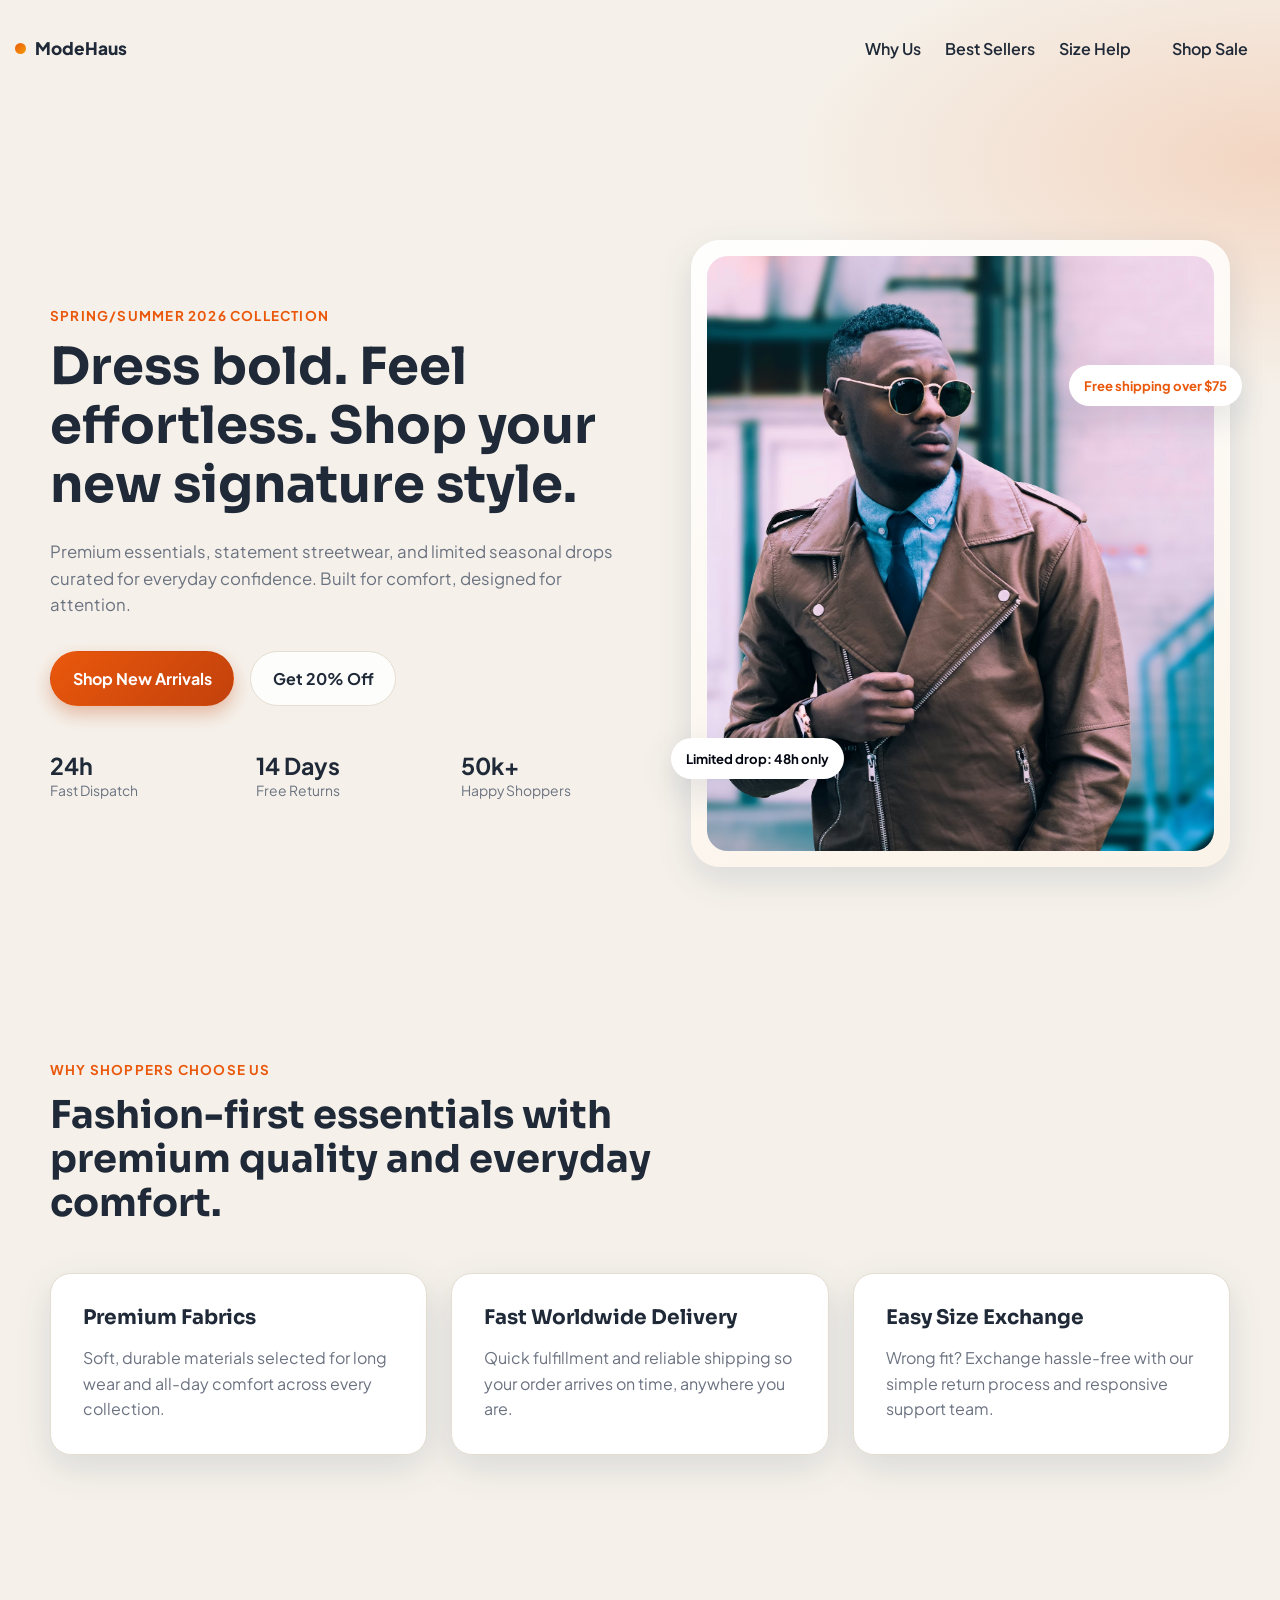
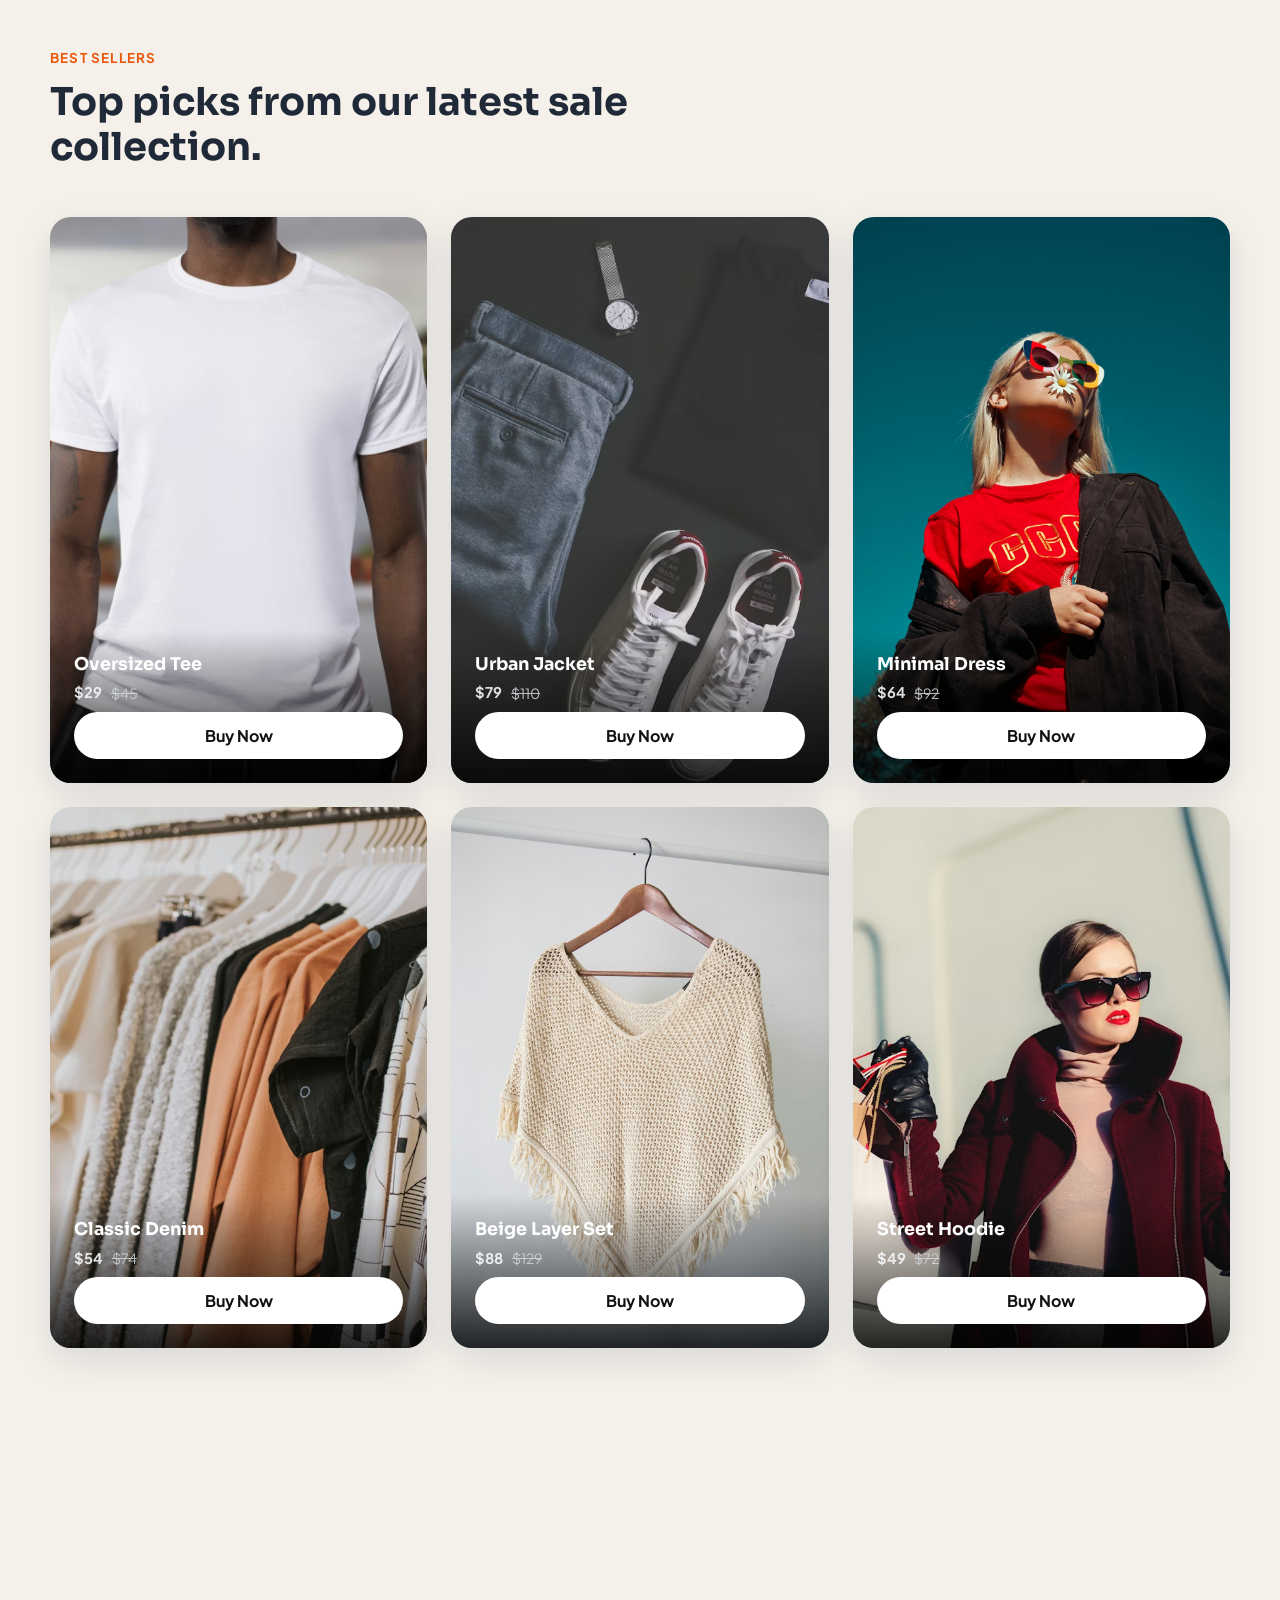
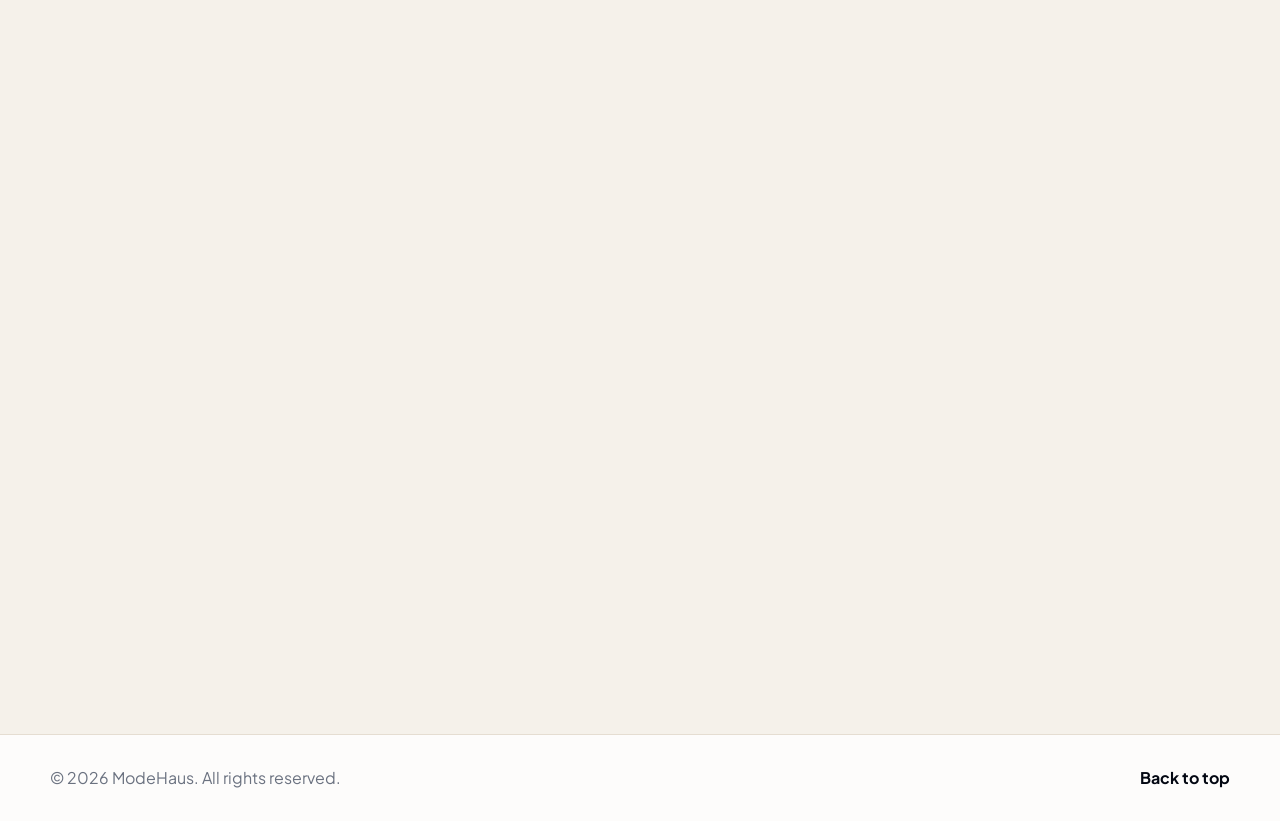
<file: Template 1/index.html>
<!DOCTYPE html>
<html lang="en">
<head>
  <meta charset="UTF-8">
  <meta name="viewport" content="width=device-width, initial-scale=1.0">
  <title>ModeHaus | Modern Clothing Shop</title>
  <meta name="description" content="ModeHaus is a modern fashion store template designed to boost sales with clean design, clear offers, and product-first sections.">
  <link rel="preconnect" href="https://fonts.googleapis.com">
  <link rel="preconnect" href="https://fonts.gstatic.com" crossorigin>
  <link href="https://fonts.googleapis.com/css2?family=Plus+Jakarta+Sans:wght@400;500;600;700;800&family=Sora:wght@500;600;700&display=swap" rel="stylesheet">
  <link rel="stylesheet" href="CSS/style.css">
</head>
<body>
  <header class="site-header" id="home">
    <nav class="navbar" aria-label="Main Navigation">
      <a href="#home" class="brand">
        <span class="brand-dot" aria-hidden="true"></span>
        ModeHaus
      </a>

      <button class="menu-toggle" type="button" aria-label="Toggle menu" aria-expanded="false">
        <span></span>
        <span></span>
        <span></span>
      </button>

      <ul class="nav-links">
        <li><a href="#services">Why Us</a></li>
        <li><a href="#work">Best Sellers</a></li>
        <li><a href="#contact">Size Help</a></li>
        <li><a href="#work" class="btn btn-sm">Shop Sale</a></li>
      </ul>
    </nav>
  </header>

  <main>
    <section class="hero section">
      <div class="container hero-grid">
        <div class="hero-copy reveal">
          <p class="eyebrow">Spring/Summer 2026 Collection</p>
          <h1>Dress bold. Feel effortless. Shop your new signature style.</h1>
          <p class="lead">
            Premium essentials, statement streetwear, and limited seasonal drops curated for everyday confidence.
            Built for comfort, designed for attention.
          </p>

          <div class="hero-cta">
            <a href="#work" class="btn btn-primary">Shop New Arrivals</a>
            <a href="#contact" class="btn btn-outline">Get 20% Off</a>
          </div>

          <div class="hero-proof">
            <div>
              <strong>24h</strong>
              <span>Fast Dispatch</span>
            </div>
            <div>
              <strong>14 Days</strong>
              <span>Free Returns</span>
            </div>
            <div>
              <strong>50k+</strong>
              <span>Happy Shoppers</span>
            </div>
          </div>
        </div>

        <div class="hero-visual reveal" style="transition-delay: .15s;">
          <div class="visual-card">
            <img src="./img/photo-1487222477894-8943e31ef7b2.avif" alt="Fashion model showcasing modern streetwear clothing collection">
          </div>
          <div class="floating-chip chip-a">Free shipping over $75</div>
          <div class="floating-chip chip-b">Limited drop: 48h only</div>
        </div>
      </div>
    </section>

    <section class="section services" id="services">
      <div class="container">
        <div class="section-head reveal">
          <p class="eyebrow">Why Shoppers Choose Us</p>
          <h2>Fashion-first essentials with premium quality and everyday comfort.</h2>
        </div>

        <div class="services-grid">
          <article class="service-card reveal">
            <h3>Premium Fabrics</h3>
            <p>Soft, durable materials selected for long wear and all-day comfort across every collection.</p>
          </article>

          <article class="service-card reveal" style="transition-delay: .1s;">
            <h3>Fast Worldwide Delivery</h3>
            <p>Quick fulfillment and reliable shipping so your order arrives on time, anywhere you are.</p>
          </article>

          <article class="service-card reveal" style="transition-delay: .2s;">
            <h3>Easy Size Exchange</h3>
            <p>Wrong fit? Exchange hassle-free with our simple return process and responsive support team.</p>
          </article>
        </div>
      </div>
    </section>

    <section class="section portfolio" id="work">
      <div class="container">
        <div class="section-head reveal">
          <p class="eyebrow">Best Sellers</p>
          <h2>Top picks from our latest sale collection.</h2>
        </div>

        <div class="portfolio-grid">
          <figure class="project-card reveal">
            <img src="./img/photo-1521572163474-6864f9cf17ab.avif" alt="Classic white oversized t-shirt">
            <figcaption>
              <h3>Oversized Tee</h3>
              <p class="product-price"><span class="new-price">$29</span><span class="old-price">$45</span></p>
              <a href="#contact" class="btn btn-sm btn-light">Buy Now</a>
            </figcaption>
          </figure>
          <figure class="project-card reveal" style="transition-delay: .08s;">
            <img src="./img/photo-1544441893-675973e31985.avif" alt="Brown modern jacket for men">
            <figcaption>
              <h3>Urban Jacket</h3>
              <p class="product-price"><span class="new-price">$79</span><span class="old-price">$110</span></p>
              <a href="#contact" class="btn btn-sm btn-light">Buy Now</a>
            </figcaption>
          </figure>
          <figure class="project-card reveal" style="transition-delay: .16s;">
            <img src="./img/photo-1529139574466-a303027c1d8b.avif" alt="Minimal black dress for women">
            <figcaption>
              <h3>Minimal Dress</h3>
              <p class="product-price"><span class="new-price">$64</span><span class="old-price">$92</span></p>
              <a href="#contact" class="btn btn-sm btn-light">Buy Now</a>
            </figcaption>
          </figure>
          <figure class="project-card reveal">
            <img src="./img/photo-1512436991641-6745cdb1723f.avif" alt="Pair of premium denim jeans on display">
            <figcaption>
              <h3>Classic Denim</h3>
              <p class="product-price"><span class="new-price">$54</span><span class="old-price">$74</span></p>
              <a href="#contact" class="btn btn-sm btn-light">Buy Now</a>
            </figcaption>
          </figure>
          <figure class="project-card reveal" style="transition-delay: .08s;">
            <img src="./img/photo-1434389677669-e08b4cac3105.avif" alt="Female fashion outfit with beige coat">
            <figcaption>
              <h3>Beige Layer Set</h3>
              <p class="product-price"><span class="new-price">$88</span><span class="old-price">$129</span></p>
              <a href="#contact" class="btn btn-sm btn-light">Buy Now</a>
            </figcaption>
          </figure>
          <figure class="project-card reveal" style="transition-delay: .16s;">
            <img src="./img/photo-1483985988355-763728e1935b.avif" alt="Streetwear hoodie collection">
            <figcaption>
              <h3>Street Hoodie</h3>
              <p class="product-price"><span class="new-price">$49</span><span class="old-price">$72</span></p>
              <a href="#contact" class="btn btn-sm btn-light">Buy Now</a>
            </figcaption>
          </figure>
        </div>
      </div>
    </section>

    <section class="section contact" id="contact">
      <div class="container contact-grid">
        <div class="contact-copy reveal">
          <p class="eyebrow">Need Help Before Checkout?</p>
          <h2>Get size guidance, bulk order support, or your first-order discount code.</h2>
          <p>Our team usually replies within one business day with fit recommendations and order details.</p>
        </div>

        <form id="contactForm" class="contact-form reveal" novalidate>
          <div class="field">
            <label for="name">Full Name</label>
            <input type="text" id="name" name="name" placeholder="John Carter" required>
            <small class="feedback" aria-live="polite"></small>
          </div>

          <div class="field">
            <label for="email">Email Address</label>
            <input type="email" id="email" name="email" placeholder="you@company.com" required>
            <small class="feedback" aria-live="polite"></small>
          </div>

          <div class="field">
            <label for="service">What Are You Shopping For?</label>
            <select id="service" name="service" required>
              <option value="">Select a category</option>
              <option value="women">Women's Collection</option>
              <option value="men">Men's Collection</option>
              <option value="streetwear">Streetwear</option>
              <option value="accessories">Accessories</option>
              <option value="bundle">Bundle Offers</option>
            </select>
            <small class="feedback" aria-live="polite"></small>
          </div>

          <div class="field">
            <label for="message">Order Notes (Size, Color, Quantity)</label>
            <textarea id="message" name="message" rows="4" placeholder="Example: I want 3 hoodies in black, size M. Do you have express shipping?" required></textarea>
            <small class="feedback" aria-live="polite"></small>
          </div>

          <button type="submit" class="btn btn-primary full-width">Request Discount Code</button>
          <p id="formMessage" class="form-message" aria-live="polite"></p>
        </form>
      </div>
    </section>
  </main>

  <footer class="site-footer">
    <div class="container footer-inner">
      <p>&copy; <span id="year"></span> ModeHaus. All rights reserved.</p>
      <a href="#home">Back to top</a>
    </div>
  </footer>

  <script src="JS/script.js"></script>
</body>
</html>
</file>
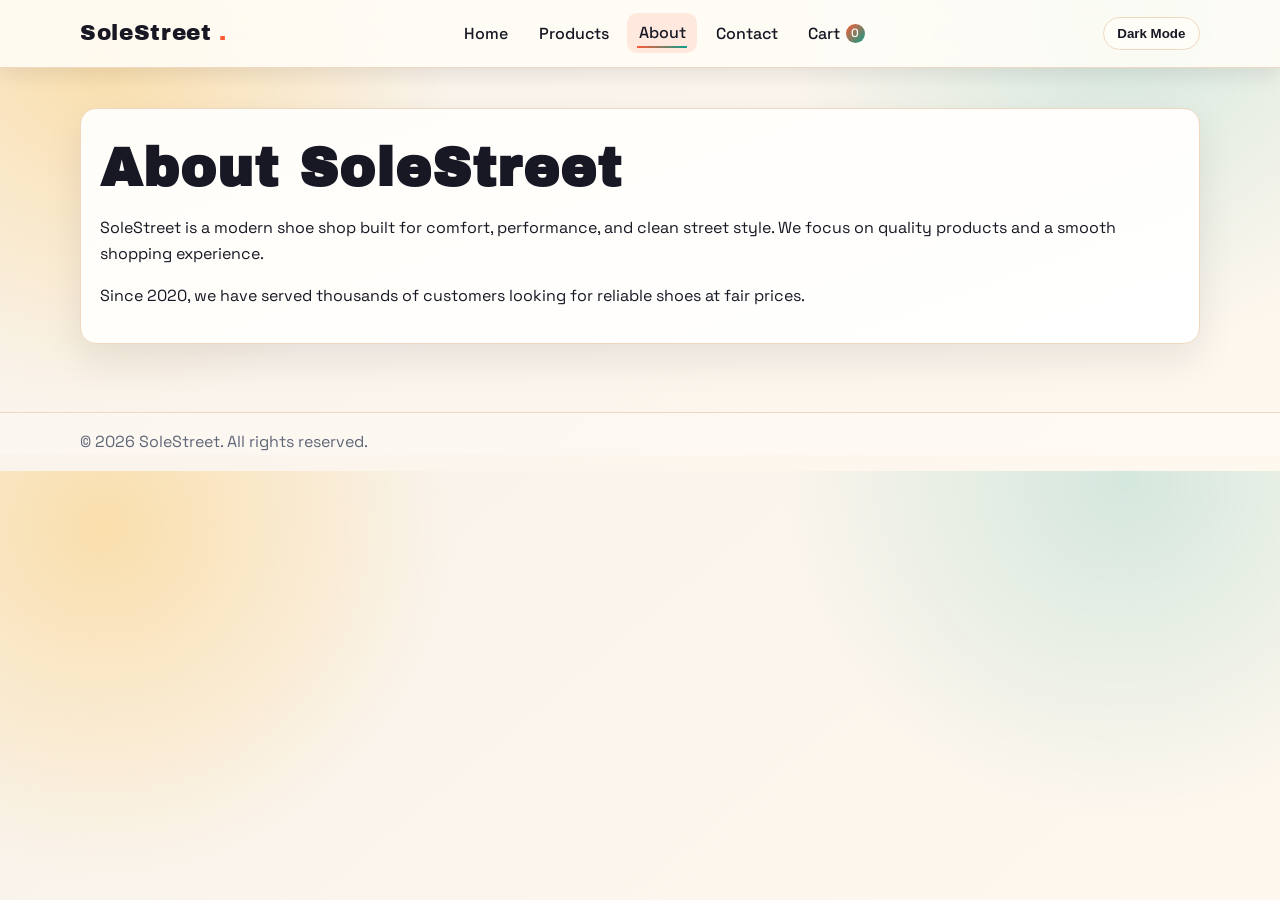
<file: Template 3/about.html>
<!DOCTYPE html>
<html lang="en">
<head>
  <meta charset="UTF-8" />
  <meta name="viewport" content="width=device-width, initial-scale=1.0" />
  <title>SoleStreet | About</title>
  <link rel="stylesheet" href="styles.css" />
</head>
<body data-page="about">
  <header class="site-header">
    <div class="container nav-wrap">
      <a href="index.html" class="logo">SoleStreet</a>
      <nav id="primary-nav" class="site-nav">
        <a href="index.html">Home</a>
        <a href="products.html">Products</a>
        <a href="about.html" class="active">About</a>
        <a href="contact.html">Contact</a>
        <a href="cart.html" class="cart-link">Cart <span class="cart-count">0</span></a>
      </nav>
      <div class="nav-actions">
        <button class="theme-toggle" aria-label="Toggle theme">Dark Mode</button>
        <button class="nav-toggle" aria-label="Toggle navigation" aria-expanded="false" aria-controls="primary-nav">
          <span></span>
          <span></span>
          <span></span>
        </button>
      </div>
    </div>
  </header>

  <main class="section">
    <div class="container prose">
      <h1>About SoleStreet</h1>
      <p>
        SoleStreet is a modern shoe shop built for comfort, performance, and clean street style.
        We focus on quality products and a smooth shopping experience.
      </p>
      <p>
        Since 2020, we have served thousands of customers looking for reliable shoes at fair prices.
      </p>
    </div>
  </main>

  <footer class="site-footer">
    <div class="container">
      <p>&copy; 2026 SoleStreet. All rights reserved.</p>
    </div>
  </footer>

  <script src="script.js"></script>
</body>
</html>
</file>
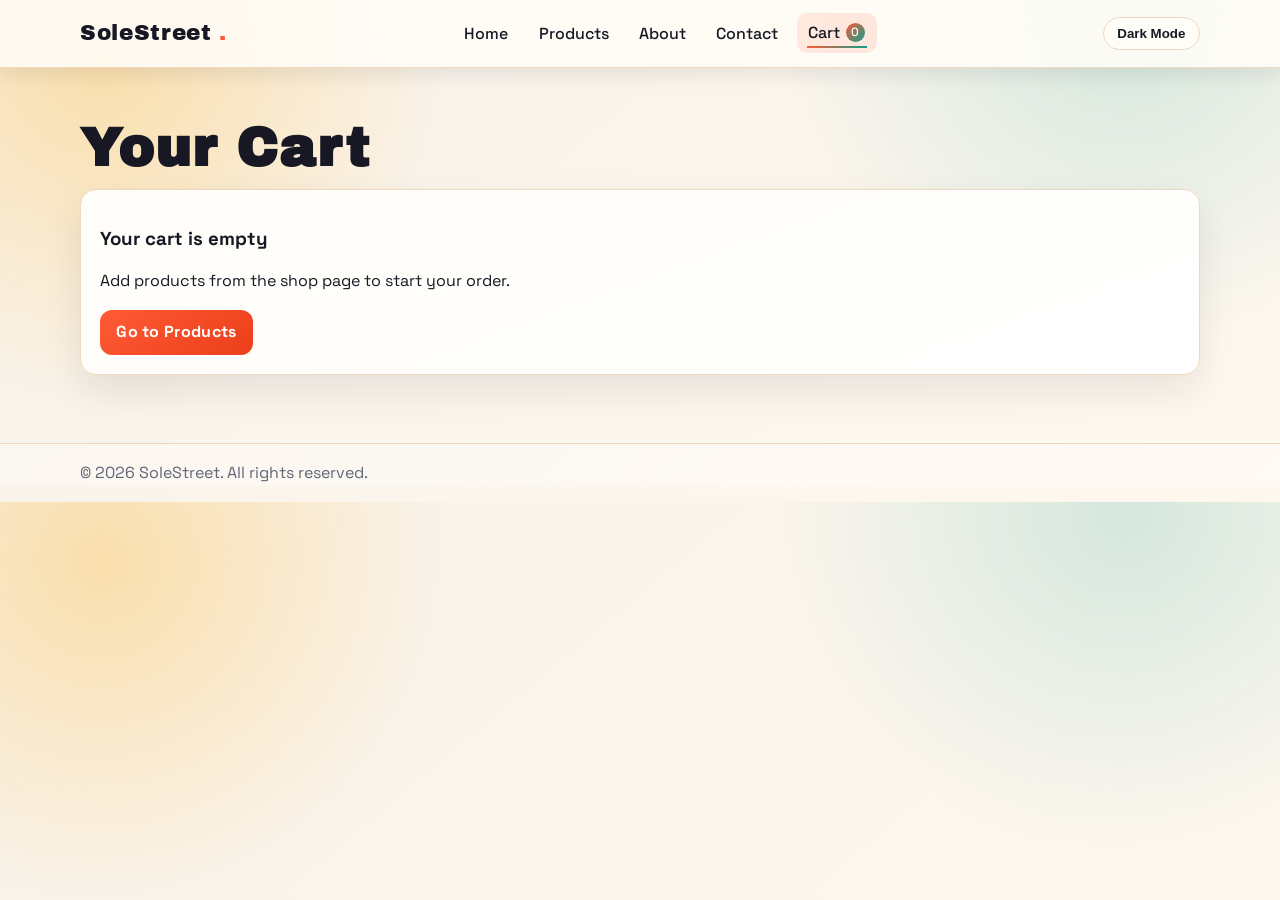
<file: Template 3/cart.html>
<!DOCTYPE html>
<html lang="en">
<head>
  <meta charset="UTF-8" />
  <meta name="viewport" content="width=device-width, initial-scale=1.0" />
  <title>SoleStreet | Cart</title>
  <link rel="stylesheet" href="styles.css" />
</head>
<body data-page="cart">
  <header class="site-header">
    <div class="container nav-wrap">
      <a href="index.html" class="logo">SoleStreet</a>
      <nav id="primary-nav" class="site-nav">
        <a href="index.html">Home</a>
        <a href="products.html">Products</a>
        <a href="about.html">About</a>
        <a href="contact.html">Contact</a>
        <a href="cart.html" class="cart-link active">Cart <span class="cart-count">0</span></a>
      </nav>
      <div class="nav-actions">
        <button class="theme-toggle" aria-label="Toggle theme">Dark Mode</button>
        <button class="nav-toggle" aria-label="Toggle navigation" aria-expanded="false" aria-controls="primary-nav">
          <span></span>
          <span></span>
          <span></span>
        </button>
      </div>
    </div>
  </header>

  <main class="section">
    <div class="container">
      <h1>Your Cart</h1>
      <div id="cart-items"></div>
      <div id="cart-summary" class="cart-summary hidden">
        <p>Subtotal: <strong id="cart-subtotal">$0.00</strong></p>
        <button id="checkout-btn" class="btn">Checkout</button>
      </div>
    </div>
  </main>

  <footer class="site-footer">
    <div class="container">
      <p>&copy; 2026 SoleStreet. All rights reserved.</p>
    </div>
  </footer>

  <script src="script.js"></script>
</body>
</html>
</file>
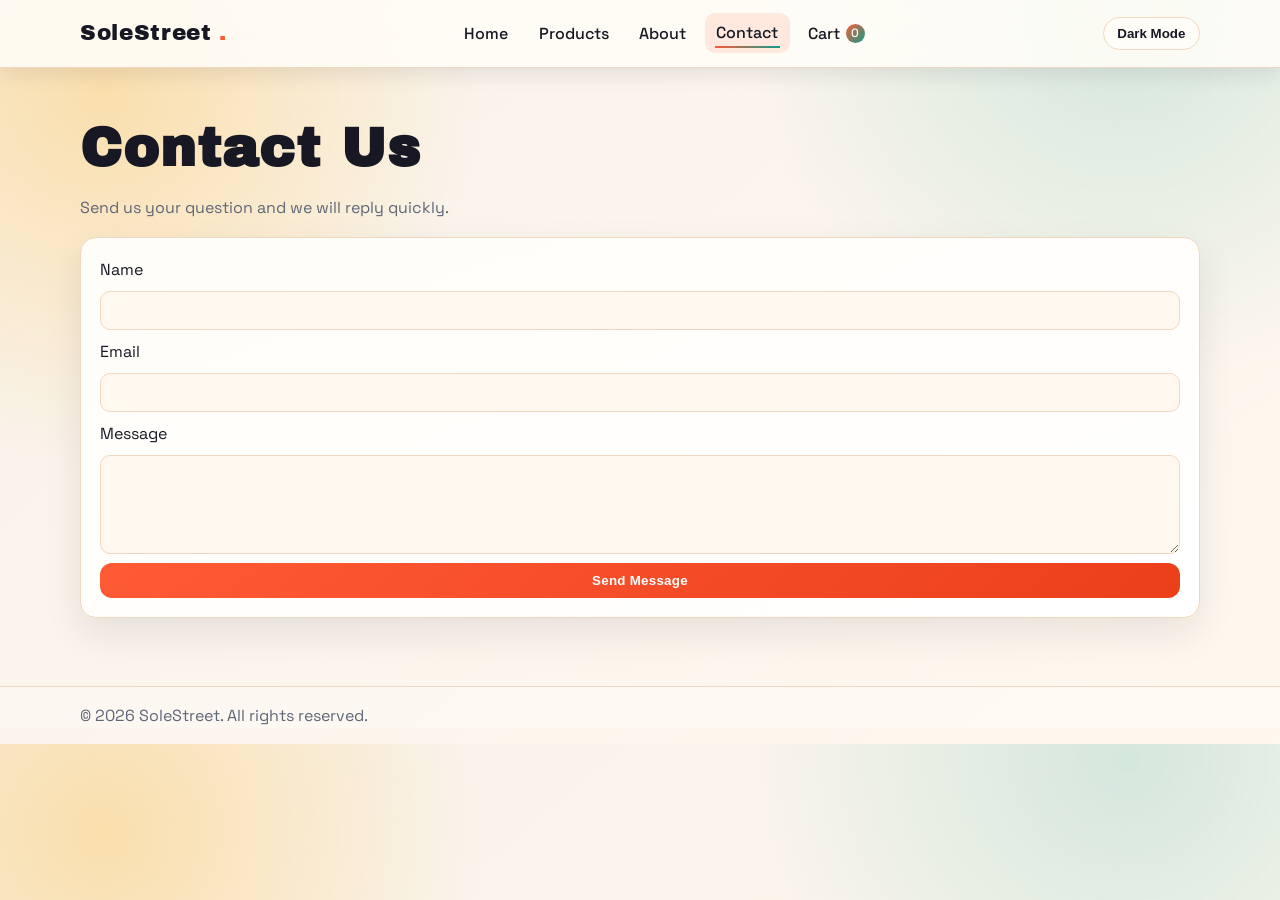
<file: Template 3/contact.html>
<!DOCTYPE html>
<html lang="en">
<head>
  <meta charset="UTF-8" />
  <meta name="viewport" content="width=device-width, initial-scale=1.0" />
  <title>SoleStreet | Contact</title>
  <link rel="stylesheet" href="styles.css" />
</head>
<body data-page="contact">
  <header class="site-header">
    <div class="container nav-wrap">
      <a href="index.html" class="logo">SoleStreet</a>
      <nav id="primary-nav" class="site-nav">
        <a href="index.html">Home</a>
        <a href="products.html">Products</a>
        <a href="about.html">About</a>
        <a href="contact.html" class="active">Contact</a>
        <a href="cart.html" class="cart-link">Cart <span class="cart-count">0</span></a>
      </nav>
      <div class="nav-actions">
        <button class="theme-toggle" aria-label="Toggle theme">Dark Mode</button>
        <button class="nav-toggle" aria-label="Toggle navigation" aria-expanded="false" aria-controls="primary-nav">
          <span></span>
          <span></span>
          <span></span>
        </button>
      </div>
    </div>
  </header>

  <main class="section">
    <div class="container">
      <h1>Contact Us</h1>
      <p class="subtext">Send us your question and we will reply quickly.</p>
      <form class="contact-form" id="contact-form">
        <label for="name">Name</label>
        <input id="name" name="name" type="text" required />

        <label for="email">Email</label>
        <input id="email" name="email" type="email" required />

        <label for="message">Message</label>
        <textarea id="message" name="message" rows="5" required></textarea>

        <button type="submit" class="btn">Send Message</button>
      </form>
    </div>
  </main>

  <footer class="site-footer">
    <div class="container">
      <p>&copy; 2026 SoleStreet. All rights reserved.</p>
    </div>
  </footer>

  <script src="script.js"></script>
</body>
</html>
</file>
<file: Template 1/CSS/style.css>
:root {
  --clr-bg: #f5f1ea;
  --clr-surface: #ffffff;
  --clr-text: #1f2937;
  --clr-muted: #6b7280;
  --clr-primary: #111827;
  --clr-primary-dark: #030712;
  --clr-accent: #ea580c;
  --clr-border: #e5ddd1;
  --clr-success: #15803d;
  --clr-error: #dc2626;

  --radius-sm: 0.6rem;
  --radius-md: 1rem;
  --radius-lg: 1.3rem;
  --radius-xl: 1.8rem;

  --shadow-soft: 0 12px 36px rgba(16, 43, 80, 0.12);
  --shadow-strong: 0 22px 48px rgba(16, 43, 80, 0.18);

  --space-1: 0.5rem;
  --space-2: 0.75rem;
  --space-3: 1rem;
  --space-4: 1.5rem;
  --space-5: 2rem;
  --space-6: 3rem;
  --space-7: 4rem;
  --space-8: 6rem;

  --container: min(1180px, calc(100% - 2.2rem));
  --nav-height: 78px;
}

*,
*::before,
*::after {
  box-sizing: border-box;
}

html {
  scroll-behavior: smooth;
  overflow-x: hidden;
}

body {
  margin: 0;
  font-family: "Plus Jakarta Sans", sans-serif;
  color: var(--clr-text);
  line-height: 1.6;
  background:
    radial-gradient(1000px 500px at -10% -20%, rgba(17, 24, 39, 0.11), transparent 60%),
    radial-gradient(900px 420px at 100% 4%, rgba(234, 88, 12, 0.18), transparent 56%),
    var(--clr-bg);
}

img,
svg {
  display: block;
  max-width: 100%;
}

a {
  color: inherit;
  text-decoration: none;
}

.container {
  width: var(--container);
  margin-inline: auto;
}

.section {
  padding: var(--space-8) 0;
}

.eyebrow {
  margin: 0 0 var(--space-2);
  font-size: 0.84rem;
  font-weight: 700;
  letter-spacing: 0.09em;
  text-transform: uppercase;
  color: var(--clr-accent);
}

h1,
h2,
h3 {
  margin: 0;
  font-family: "Sora", sans-serif;
  line-height: 1.15;
}

h1 {
  font-size: clamp(2rem, 4vw, 3.8rem);
}

h2 {
  font-size: clamp(1.6rem, 3vw, 2.7rem);
}

p {
  margin: 0;
}

.btn {
  display: inline-flex;
  align-items: center;
  justify-content: center;
  padding: 0.84rem 1.35rem;
  border-radius: 999px;
  border: 1px solid transparent;
  font-weight: 700;
  transition: transform 220ms ease, box-shadow 220ms ease, background-color 220ms ease, color 220ms ease;
  cursor: pointer;
}

.btn:hover {
  transform: translateY(-2px);
}

.btn-primary {
  color: #fff;
  background: linear-gradient(135deg, var(--clr-accent), #c2410c);
  box-shadow: 0 8px 18px rgba(194, 65, 12, 0.32);
}

.btn-primary:hover {
  box-shadow: 0 14px 26px rgba(194, 65, 12, 0.37);
}

.btn-outline {
  border-color: var(--clr-border);
  background-color: rgba(255, 255, 255, 0.86);
}

.btn-outline:hover {
  border-color: var(--clr-accent);
  color: var(--clr-accent);
}

.btn-sm {
  padding: 0.6rem 1rem;
}

.btn-light {
  color: #111;
  background: #fff;
  border-color: rgba(255, 255, 255, 0.5);
}

.btn-light:hover {
  background: #f8f8f8;
}

.full-width {
  width: 100%;
}

.site-header {
  position: sticky;
  top: 0;
  z-index: 1000;
}

.navbar {
  position: relative;
  width: var(--container);
  margin: 10px auto;
  width: 100%;
  padding: 15px;
  min-height: var(--nav-height);
  display: flex;
  align-items: center;
  justify-content: space-between;
  gap: var(--space-4);
  background: rgba(255, 255, 255, 0);
  transition: background-color 250ms ease, box-shadow 250ms ease, border-color 250ms ease, backdrop-filter 250ms ease;
  border-bottom: 1px solid transparent;
}

.navbar.scrolled {
  background: rgba(255, 255, 255, 0.93);
  border-color: var(--clr-border);
  box-shadow: 0 10px 30px rgba(8, 33, 70, 0.1);
  backdrop-filter: blur(8px);
}

.brand {
  display: inline-flex;
  align-items: center;
  gap: 0.58rem;
  font-weight: 800;
  font-size: 1.08rem;
}

.brand-dot {
  width: 11px;
  height: 11px;
  border-radius: 50%;
  background: linear-gradient(135deg, var(--clr-accent), #f59e0b);
}

.nav-links {
  list-style: none;
  display: flex;
  align-items: center;
  gap: var(--space-4);
  margin: 0;
  padding: 0;
}

.nav-links a {
  font-weight: 600;
}

.nav-links > li > a:not(.btn) {
  position: relative;
}

.nav-links > li > a:not(.btn)::after {
  content: "";
  position: absolute;
  left: 0;
  bottom: -5px;
  width: 100%;
  height: 2px;
  background: var(--clr-primary);
  transform: scaleX(0);
  transform-origin: right;
  transition: transform 200ms ease;
}

.nav-links > li > a:not(.btn):hover::after {
  transform: scaleX(1);
  transform-origin: left;
}

.menu-toggle {
  display: none;
  width: 44px;
  height: 44px;
  border-radius: 0.8rem;
  border: 1px solid var(--clr-border);
  background: rgba(255, 255, 255, 0.86);
  cursor: pointer;
}

.menu-toggle span {
  display: block;
  width: 20px;
  height: 2px;
  margin: 5px auto;
  background-color: #11243d;
  transition: transform 200ms ease, opacity 200ms ease;
}

.menu-toggle.active span:nth-child(1) {
  transform: translateY(7px) rotate(45deg);
}

.menu-toggle.active span:nth-child(2) {
  opacity: 0;
}

.menu-toggle.active span:nth-child(3) {
  transform: translateY(-7px) rotate(-45deg);
}

.hero {
  padding-top: calc(var(--space-7) + var(--nav-height));
}

.hero-grid {
  display: grid;
  grid-template-columns: 1.1fr 1fr;
  align-items: center;
  gap: var(--space-6);
}

.hero-copy .lead {
  margin-top: var(--space-4);
  max-width: 60ch;
  color: var(--clr-muted);
  font-size: 1.05rem;
}

.hero-cta {
  display: flex;
  flex-wrap: wrap;
  gap: var(--space-3);
  margin-top: var(--space-5);
}

.hero-proof {
  margin-top: var(--space-6);
  display: grid;
  grid-template-columns: repeat(3, minmax(0, 1fr));
  gap: var(--space-4);
}

.hero-proof strong {
  display: block;
  font-size: 1.45rem;
  line-height: 1;
}

.hero-proof span {
  color: var(--clr-muted);
  font-size: 0.87rem;
}

.hero-visual {
  position: relative;
}

.visual-card {
  border-radius: var(--radius-xl);
  padding: var(--space-3);
  background: linear-gradient(160deg, rgba(255, 255, 255, 0.95), rgba(251, 243, 232, 0.92));
  box-shadow: var(--shadow-soft);
}

.visual-card img {
  width: 100%;
  min-height: 420px;
  object-fit: cover;
  border-radius: calc(var(--radius-xl) - 0.5rem);
}

.floating-chip {
  position: absolute;
  border-radius: 999px;
  padding: 0.62rem 0.95rem;
  font-size: 0.82rem;
  font-weight: 700;
  background: var(--clr-surface);
  box-shadow: var(--shadow-soft);
}

.chip-a {
  right: -12px;
  top: 20%;
  color: var(--clr-accent);
  animation: bob 4.5s ease-in-out infinite;
}

.chip-b {
  left: -20px;
  bottom: 14%;
  color: var(--clr-primary-dark);
  animation: bob 5.4s ease-in-out infinite;
}

.section-head {
  max-width: 660px;
}

.services-grid {
  margin-top: var(--space-6);
  display: grid;
  grid-template-columns: repeat(3, minmax(0, 1fr));
  gap: var(--space-4);
}

.service-card {
  background: var(--clr-surface);
  border: 1px solid var(--clr-border);
  border-radius: var(--radius-lg);
  padding: var(--space-5);
  box-shadow: var(--shadow-soft);
  transition: transform 220ms ease, box-shadow 220ms ease;
}

.service-card:hover {
  transform: translateY(-10px);
  box-shadow: var(--shadow-strong);
}

.service-card h3 {
  margin-bottom: var(--space-3);
  font-size: 1.26rem;
}

.service-card p {
  color: var(--clr-muted);
}

.portfolio-grid {
  margin-top: var(--space-6);
  display: grid;
  grid-template-columns: repeat(3, minmax(0, 1fr));
  gap: var(--space-4);
}

.project-card {
  margin: 0;
  position: relative;
  overflow: hidden;
  border-radius: var(--radius-lg);
  min-height: 260px;
  box-shadow: var(--shadow-soft);
}

.project-card img {
  width: 100%;
  height: 100%;
  min-height: 260px;
  object-fit: cover;
  transition: transform 280ms ease;
}

.project-card figcaption {
  position: absolute;
  inset: auto 0 0;
  background: linear-gradient(180deg, transparent, rgba(0, 0, 0, 0.82));
  padding: var(--space-4);
  color: #fff;
  display: grid;
  gap: 0.45rem;
}

.project-card h3 {
  font-size: 1.1rem;
}

.project-card p {
  opacity: 0.88;
  font-size: 0.92rem;
}

.product-price {
  display: inline-flex;
  align-items: center;
  gap: 0.55rem;
  font-size: 0.98rem;
}

.new-price {
  color: #f8fafc;
  font-weight: 700;
}

.old-price {
  color: #d1d5db;
  text-decoration: line-through;
  font-size: 0.88rem;
}

.project-card:hover img {
  transform: scale(1.08);
}

.contact-grid {
  display: grid;
  grid-template-columns: 1fr 1fr;
  align-items: start;
  gap: var(--space-6);
}

.contact-copy p:nth-of-type(2) {
  margin-top: var(--space-3);
  color: var(--clr-muted);
}

.contact-form {
  background: var(--clr-surface);
  border: 1px solid var(--clr-border);
  border-radius: var(--radius-lg);
  box-shadow: var(--shadow-soft);
  padding: var(--space-5);
  display: grid;
  gap: var(--space-3);
}

.field {
  display: grid;
  gap: 0.35rem;
}

.field label {
  font-weight: 600;
  font-size: 0.95rem;
}

.field input,
.field select,
.field textarea {
  width: 100%;
  border: 1px solid var(--clr-border);
  border-radius: var(--radius-sm);
  padding: 0.82rem 0.9rem;
  font: inherit;
  color: var(--clr-text);
  background-color: #fff;
  outline: none;
  transition: border-color 180ms ease, box-shadow 180ms ease;
}

.field textarea {
  resize: vertical;
}

.field input:focus,
.field select:focus,
.field textarea:focus {
  border-color: var(--clr-accent);
  box-shadow: 0 0 0 3px rgba(234, 88, 12, 0.15);
}

.field.error input,
.field.error select,
.field.error textarea {
  border-color: var(--clr-error);
}

.field.success input,
.field.success select,
.field.success textarea {
  border-color: var(--clr-success);
}

.feedback {
  min-height: 1.1em;
  font-size: 0.79rem;
  color: var(--clr-error);
}

.field.success .feedback {
  color: var(--clr-success);
}

.form-message {
  margin: 0;
  font-weight: 600;
  min-height: 1.3em;
}

.form-message.success {
  color: var(--clr-success);
}

.site-footer {
  border-top: 1px solid var(--clr-border);
  background: rgba(255, 255, 255, 0.8);
}

.footer-inner {
  min-height: 86px;
  display: flex;
  flex-wrap: wrap;
  align-items: center;
  justify-content: space-between;
  gap: var(--space-3);
}

.footer-inner p {
  color: var(--clr-muted);
}

.footer-inner a {
  font-weight: 700;
  color: var(--clr-primary-dark);
}

.reveal {
  opacity: 0;
  transform: translateY(28px);
  transition: opacity 600ms ease, transform 600ms ease;
}

.reveal.in-view {
  opacity: 1;
  transform: translateY(0);
}

@keyframes bob {
  0%,
  100% {
    transform: translateY(0);
  }
  50% {
    transform: translateY(-9px);
  }
}

@media (max-width: 1024px) {
  .hero-grid,
  .contact-grid {
    grid-template-columns: 1fr;
  }

  .hero {
    padding-top: calc(var(--space-6) + var(--nav-height));
  }

  .hero-proof {
    max-width: 640px;
  }

  .services-grid {
    grid-template-columns: repeat(2, minmax(0, 1fr));
  }

  .portfolio-grid {
    grid-template-columns: repeat(2, minmax(0, 1fr));
  }
}

@media (max-width: 768px) {
  :root {
    --container: min(1180px, calc(100% - 1.3rem));
    --space-8: 4.6rem;
  }

  .menu-toggle {
    display: block;
  }

  .nav-links {
    position: absolute;
    top: calc(var(--nav-height) - 4px);
    left: 50%;
    width: var(--container);
    transform: translate(-50%, -10px);
    padding: var(--space-4);
    border: 1px solid var(--clr-border);
    border-radius: var(--radius-md);
    background: rgba(255, 255, 255, 0.97);
    box-shadow: var(--shadow-soft);
    flex-direction: column;
    align-items: stretch;
    gap: var(--space-3);
    opacity: 0;
    visibility: hidden;
    pointer-events: none;
    transition: opacity 200ms ease, transform 200ms ease, visibility 200ms ease;
  }

  .nav-links.open {
    opacity: 1;
    visibility: visible;
    pointer-events: auto;
    transform: translate(-50%, 0);
  }

  .nav-links > li > a {
    display: block;
  }

  .nav-links > li > a:not(.btn)::after {
    display: none;
  }

  .hero-proof {
    grid-template-columns: 1fr;
    gap: var(--space-3);
  }

  .services-grid,
  .portfolio-grid {
    grid-template-columns: 1fr;
  }

  .chip-a,
  .chip-b {
    position: static;
    display: inline-flex;
    margin-top: var(--space-3);
  }

  .hero-visual {
    display: grid;
  }
}

@media (max-width: 480px) {
  h1 {
    font-size: clamp(1.85rem, 7vw, 2.5rem);
  }

  .btn {
    width: 100%;
  }

  .hero-cta {
    display: grid;
  }

  .section {
    padding: 4rem 0;
  }
}

@media (min-width: 1800px) {
  :root {
    --container: min(1480px, calc(100% - 4rem));
    --space-8: 7rem;
  }

  body {
    font-size: 1.1rem;
  }

  .project-card,
  .project-card img {
    min-height: 310px;
  }
}

@media (min-width: 2560px) {
  :root {
    --container: min(1780px, calc(100% - 5rem));
  }

  body {
    font-size: 1.18rem;
  }
}
</file>
<file: Template 3/styles.css>
@import url("https://fonts.googleapis.com/css2?family=Archivo+Black&family=Space+Grotesk:wght@400;500;700&display=swap");

:root {
  --bg: #f7f2ea;
  --bg-soft: #fff8ef;
  --surface: #fffdf8;
  --surface-2: #ffffff;
  --text: #171824;
  --muted: #5f6677;
  --primary: #ff5a36;
  --primary-strong: #eb3f1a;
  --secondary: #0b9e8b;
  --accent: #ffbf47;
  --border: #efd8bf;
  --shadow: 0 16px 38px rgba(20, 17, 32, 0.09);
  --glow: 0 16px 36px rgba(255, 90, 54, 0.24);
}

body.dark {
  --bg: #090f1c;
  --bg-soft: #111a2c;
  --surface: #121d31;
  --surface-2: #182742;
  --text: #f5f7ff;
  --muted: #a6b4cf;
  --primary: #ff8756;
  --primary-strong: #ff6c34;
  --secondary: #36c2ad;
  --accent: #ffd166;
  --border: #243754;
  --shadow: 0 18px 42px rgba(0, 0, 0, 0.45);
  --glow: 0 18px 36px rgba(255, 108, 52, 0.25);
}

* {
  box-sizing: border-box;
}

html,
body {
  overflow-x: hidden;
}

body {
  margin: 0;
  font-family: "Space Grotesk", "Segoe UI", sans-serif;
  background:
    radial-gradient(circle at 8% 12%, rgba(255, 190, 71, 0.38) 0%, transparent 28%),
    radial-gradient(circle at 88% 2%, rgba(11, 158, 139, 0.16) 0%, transparent 28%),
    linear-gradient(140deg, var(--bg) 0%, var(--bg-soft) 100%);
  color: var(--text);
  line-height: 1.6;
}

body.dark {
  background:
    radial-gradient(circle at 8% 14%, rgba(255, 132, 86, 0.18) 0%, transparent 28%),
    radial-gradient(circle at 88% 2%, rgba(54, 194, 173, 0.14) 0%, transparent 32%),
    linear-gradient(150deg, var(--bg) 0%, var(--bg-soft) 100%);
}

a {
  color: inherit;
  text-decoration: none;
}

.container {
  width: min(1120px, 92%);
  margin: 0 auto;
}

.site-header {
  position: fixed;
  width: 100%;
  top: 0;
  z-index: 40;
  border-bottom: 1px solid var(--border);
  background: rgba(255, 253, 248, 0.88);
  backdrop-filter: blur(12px);
  box-shadow: 0 8px 18px rgba(20, 17, 32, 0.08);
}

body.dark .site-header {
  background: rgba(18, 29, 49, 0.88);
}

.nav-wrap {
  display: grid;
  grid-template-columns: auto 1fr auto;
  align-items: center;
  gap: 1.1rem;
  padding: 0.85rem 0;
}

.logo {
  font-family: "Archivo Black", "Segoe UI", sans-serif;
  font-size: 1.35rem;
  letter-spacing: 0.03em;
  color: var(--text);
}

.logo::after {
  content: " .";
  color: var(--primary);
}

.site-nav {
  justify-self: center;
  display: flex;
  gap: 0.45rem;
  align-items: center;
  flex-wrap: wrap;
}

.site-nav a {
  position: relative;
  padding: 0.45rem 0.72rem;
  border-radius: 10px;
  font-weight: 500;
  transition: transform 0.22s ease, color 0.22s ease, background-color 0.22s ease;
}

.site-nav a::after {
  content: "";
  position: absolute;
  left: 10px;
  right: 10px;
  bottom: 5px;
  height: 2px;
  background: linear-gradient(90deg, var(--primary), var(--secondary));
  transform: scaleX(0);
  transform-origin: left;
  transition: transform 0.24s ease;
}

.site-nav a:hover,
.site-nav a.active {
  background: rgba(255, 90, 54, 0.12);
  color: var(--text);
  transform: translateY(-1px);
}

.site-nav a:hover::after,
.site-nav a.active::after {
  transform: scaleX(1);
}

.cart-link {
  display: inline-flex;
  align-items: center;
  gap: 0.35rem;
}

.cart-count {
  min-width: 1.2rem;
  text-align: center;
  border-radius: 999px;
  background: linear-gradient(135deg, var(--primary), var(--secondary));
  color: #ffffff;
  font-size: 0.75rem;
  padding: 0 0.3rem;
  animation: pulseBadge 1.8s ease-in-out infinite;
}

.nav-actions {
  display: flex;
  align-items: center;
  gap: 0.55rem;
}

.theme-toggle {
  border: 1px solid var(--border);
  background: var(--surface);
  color: var(--text);
  padding: 0.52rem 0.85rem;
  border-radius: 999px;
  cursor: pointer;
  font-weight: 600;
  transition: transform 0.2s ease, border-color 0.2s ease, box-shadow 0.2s ease;
}

.theme-toggle:hover {
  transform: translateY(-1px);
  border-color: var(--primary);
  box-shadow: var(--glow);
}

.nav-toggle {
  display: none;
  width: 44px;
  height: 44px;
  border-radius: 12px;
  border: 1px solid var(--border);
  background: var(--surface);
  cursor: pointer;
  padding: 0;
  place-items: center;
}

.nav-toggle span {
  display: block;
  width: 20px;
  height: 2px;
  border-radius: 10px;
  margin: 2.4px 0;
  background: var(--text);
  transition: transform 0.28s ease, opacity 0.28s ease;
}

.nav-toggle.open span:nth-child(1) {
  transform: translateY(7px) rotate(45deg);
}

.nav-toggle.open span:nth-child(2) {
  opacity: 0;
}

.nav-toggle.open span:nth-child(3) {
  transform: translateY(-7px) rotate(-45deg);
}

h1,
h2,
h3 {
  line-height: 1.15;
}

h1,
h2 {
  font-family: "Archivo Black", "Segoe UI", sans-serif;
  letter-spacing: 0.02em;
}

h1 {
  font-size: clamp(2rem, 5vw, 3.35rem);
  margin: 0.6rem 0;
}

h2 {
  font-size: clamp(1.55rem, 3vw, 2.1rem);
  margin: 0.4rem 0 0.8rem;
}

.hero {
  margin-top: 4.5rem;
  padding: 3.6rem 0 3rem;
}

.hero-grid {
  display: grid;
  grid-template-columns: 1.35fr 1fr;
  gap: 1.1rem;
  align-items: stretch;
}

.eyebrow {
  display: inline-block;
  letter-spacing: 0.1em;
  text-transform: uppercase;
  font-size: 0.76rem;
  color: var(--surface-2);
  background: linear-gradient(120deg, var(--secondary), var(--primary));
  border-radius: 999px;
  padding: 0.23rem 0.68rem;
  font-weight: 700;
}

.hero p {
  max-width: 62ch;
}

.hero-card,
.contact-form,
.cart-item,
.cart-summary,
.prose {
  background: linear-gradient(160deg, var(--surface) 0%, var(--surface-2) 100%);
  border: 1px solid var(--border);
  border-radius: 16px;
  box-shadow: var(--shadow);
  padding: 1.2rem;
}

.hero-card {
  position: relative;
  overflow: hidden;
  animation: floatCard 4.2s ease-in-out infinite;
}

.hero-card::before {
  content: "";
  position: absolute;
  width: 180px;
  height: 180px;
  top: -60px;
  right: -40px;
  border-radius: 50%;
  background: radial-gradient(circle, rgba(255, 90, 54, 0.23) 0%, transparent 65%);
}

.section {
  margin-top: 4.5rem;
  padding: 2.25rem 0;
}

@media screen and (max-width: 320px) {
  .hero {
    margin-top: 6.5rem;
  }
  
  .section {
    margin-top: 6.5rem;
  }
}

.subtext {
  color: var(--muted);
}

.product-grid {
  margin-top: 1.2rem;
  display: grid;
  grid-template-columns: repeat(auto-fit, minmax(220px, 1fr));
  gap: 1.05rem;
}

.product-card {
  background: linear-gradient(170deg, var(--surface) 0%, var(--surface-2) 100%);
  border: 1px solid var(--border);
  border-radius: 16px;
  overflow: hidden;
  box-shadow: var(--shadow);
  transition: transform 0.28s ease, box-shadow 0.28s ease, border-color 0.28s ease;
}

.product-card:hover {
  transform: translateY(-7px) rotate(-0.3deg);
  border-color: rgba(255, 90, 54, 0.45);
  box-shadow: 0 24px 34px rgba(20, 17, 32, 0.16);
}

.product-image {
  height: 175px;
  width: 100%;
  object-fit: cover;
  transition: transform 0.45s ease;
}

.product-card:hover .product-image {
  transform: scale(1.06);
}

.product-content {
  padding: 1rem;
}

.product-meta {
  display: flex;
  justify-content: space-between;
  align-items: center;
  gap: 0.5rem;
}

.price {
  font-weight: 700;
  color: var(--primary);
}

.btn {
  display: inline-block;
  border: 0;
  background: linear-gradient(140deg, var(--primary) 0%, var(--primary-strong) 100%);
  color: #ffffff;
  padding: 0.62rem 1rem;
  border-radius: 12px;
  cursor: pointer;
  font-weight: 700;
  letter-spacing: 0.02em;
  transition: transform 0.23s ease, box-shadow 0.23s ease;
}

.btn:hover {
  transform: translateY(-2px);
  box-shadow: var(--glow);
}

.btn:active {
  transform: translateY(0);
}

.btn-secondary {
  background: transparent;
  color: var(--text);
  border: 1px solid var(--border);
}

.site-footer {
  border-top: 1px solid var(--border);
  margin-top: 2rem;
  background: rgba(255, 255, 255, 0.25);
}

body.dark .site-footer {
  background: rgba(15, 22, 36, 0.4);
}

.site-footer p {
  color: var(--muted);
}

#cart-items {
  display: grid;
  gap: 1rem;
}

.cart-item {
  display: grid;
  grid-template-columns: 90px 1fr auto;
  gap: 1rem;
  align-items: center;
  transition: transform 0.25s ease, box-shadow 0.25s ease;
}

.cart-item:hover {
  transform: translateY(-2px);
  box-shadow: 0 18px 30px rgba(20, 17, 32, 0.14);
}

.cart-item img {
  width: 90px;
  height: 90px;
  object-fit: cover;
  border-radius: 10px;
}

.qty-controls {
  display: inline-flex;
  gap: 0.4rem;
  align-items: center;
}

.qty-btn {
  border: 1px solid var(--border);
  background: var(--surface);
  color: var(--text);
  border-radius: 8px;
  width: 30px;
  height: 30px;
  cursor: pointer;
  transition: transform 0.2s ease, border-color 0.2s ease;
}

.qty-btn:hover {
  transform: translateY(-1px);
  border-color: var(--primary);
}

.cart-summary {
  margin-top: 1rem;
  display: flex;
  justify-content: space-between;
  align-items: center;
}

.hidden {
  display: none;
}

.contact-form {
  display: grid;
  gap: 0.55rem;
}

.contact-form input,
.contact-form textarea {
  width: 100%;
  border: 1px solid var(--border);
  border-radius: 10px;
  padding: 0.68rem;
  background: var(--bg-soft);
  color: var(--text);
  transition: border-color 0.2s ease, box-shadow 0.2s ease;
}

.contact-form input:focus,
.contact-form textarea:focus {
  outline: none;
  border-color: var(--primary);
  box-shadow: 0 0 0 4px rgba(255, 90, 54, 0.16);
}

.reveal {
  opacity: 0;
  transform: translateY(26px);
  transition: opacity 0.72s ease, transform 0.72s ease;
}

.reveal.is-visible {
  opacity: 1;
  transform: translateY(0);
}

@keyframes pulseBadge {
  0%,
  100% {
    box-shadow: 0 0 0 0 rgba(255, 90, 54, 0.45);
  }
  50% {
    box-shadow: 0 0 0 7px rgba(255, 90, 54, 0);
  }
}

@keyframes floatCard {
  0%,
  100% {
    transform: translateY(0);
  }
  50% {
    transform: translateY(-8px);
  }
}

@media (max-width: 900px) {
  .nav-wrap {
    grid-template-columns: 1fr auto;
    gap: 0.7rem;
  }

  .site-nav {
    grid-column: 1 / -1;
    justify-self: stretch;
    width: 100%;
    display: grid;
    gap: 0.35rem;
    background: var(--surface);
    border: 1px solid var(--border);
    border-radius: 14px;
    padding: 0.45rem;
    max-height: 0;
    opacity: 0;
    margin-top: 0;
    overflow: hidden;
    transform: translateY(-10px);
    pointer-events: none;
    transition: max-height 0.34s ease, opacity 0.28s ease, transform 0.28s ease, margin-top 0.3s ease;
  }

  .site-nav.open {
    max-height: 420px;
    opacity: 1;
    margin-top: 0.5rem;
    transform: translateY(0);
    pointer-events: auto;
  }

  .site-nav a {
    padding: 0.72rem 0.85rem;
    border: 1px solid transparent;
    border-radius: 10px;
  }

  .site-nav a:hover,
  .site-nav a.active {
    border-color: var(--border);
  }

  .site-nav a::after {
    display: none;
  }

  .nav-toggle {
    display: grid;
  }

  .theme-toggle {
    padding: 0.52rem 0.75rem;
  }

  .hero-grid {
    grid-template-columns: 1fr;
  }

  .product-meta {
    flex-wrap: wrap;
  }

  .cart-item {
    grid-template-columns: 1fr;
  }

  .cart-summary {
    flex-direction: column;
    align-items: stretch;
    gap: 0.75rem;
  }
}

@media (max-width: 520px) {
  .logo {
    font-size: 1.2rem;
  }

  h1 {
    font-size: 2rem;
  }

  .container {
    width: min(1120px, 94%);
  }

  .theme-toggle {
    font-size: 0.86rem;
  }
}
</file>
